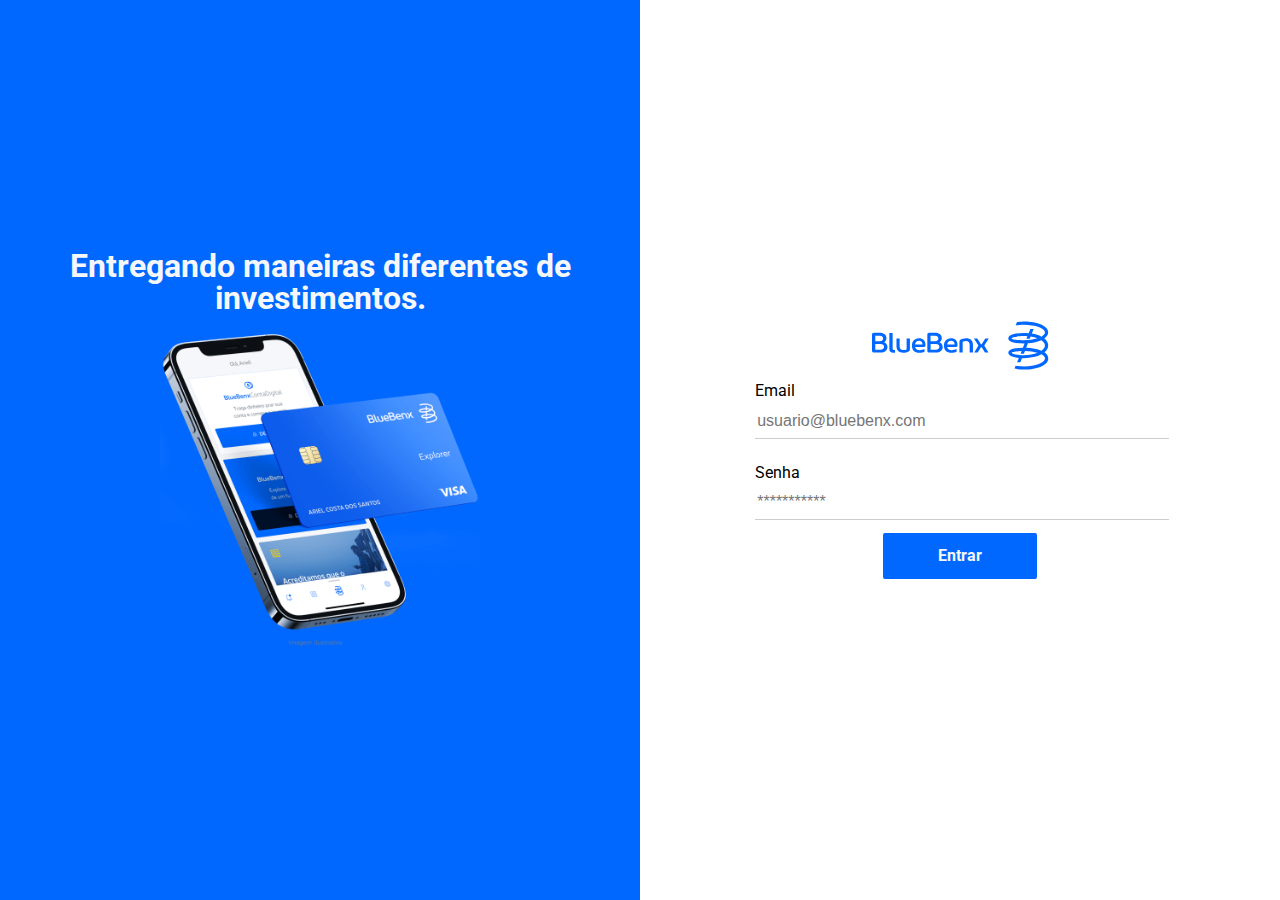
<file: index.html>
<!DOCTYPE html>
<html lang="pt-br">
<head>
    <link rel="preconnect" href="https://fonts.gstatic.com">
    <link href="https://fonts.googleapis.com/css2?family=Roboto:wght@300;400;700&display=swap" rel="stylesheet">
    <meta charset="UTF-8">
    <link rel="stylesheet" href="style/global.css">
    <link rel="stylesheet" href="style/login.css">
    <meta http-equiv="X-UA-Compatible" content="IE=edge">
    <meta name="viewport" content="width=device-width, initial-scale=1.0">
    <title>BlueBenx Login</title>

    <link rel="icon" href="img/favicon-150x150.png" sizes="32x32" />
    <link rel="icon" href="img/favicon-300x300.png" sizes="192x192" />
    <link rel="apple-touch-icon" href="img/favicon-300x300.png" />
    <meta name="msapplication-TileImage" content="img/favicon-300x300.png" />

</head>
<body>
    <div class="container">
        <div class="img-container">
            <h1>Entregando maneiras diferentes de investimentos.</h1>
            <img src="img/celular.png" alt="BlueBenx gerando Bitcoin para clientes">
        </div>
        <div class="login-container">
            <img src="img/logo.svg" alt="BlueBenx">
            <form class="form-login">
                <div class="input-group">
                    <label for="email">Email</label>
                    <input type="text" id="email" name="email" placeholder="usuario@bluebenx.com" autocomplete="off" required>
                </div>
                <div class="input-group">
                    <label for="senha">Senha</label>
                    <input type="password" id="senha" name="senha" placeholder="***********" required>
                </div>
                <button class="btn-login" type="submit">
                    <div class="btn-text">Entrar</div>
                    <div class="spinner none"></div>
                </button>
            </form>
        </div>
    </div>
    <script src="js/login.js"></script>
</body>
</html>
</file>
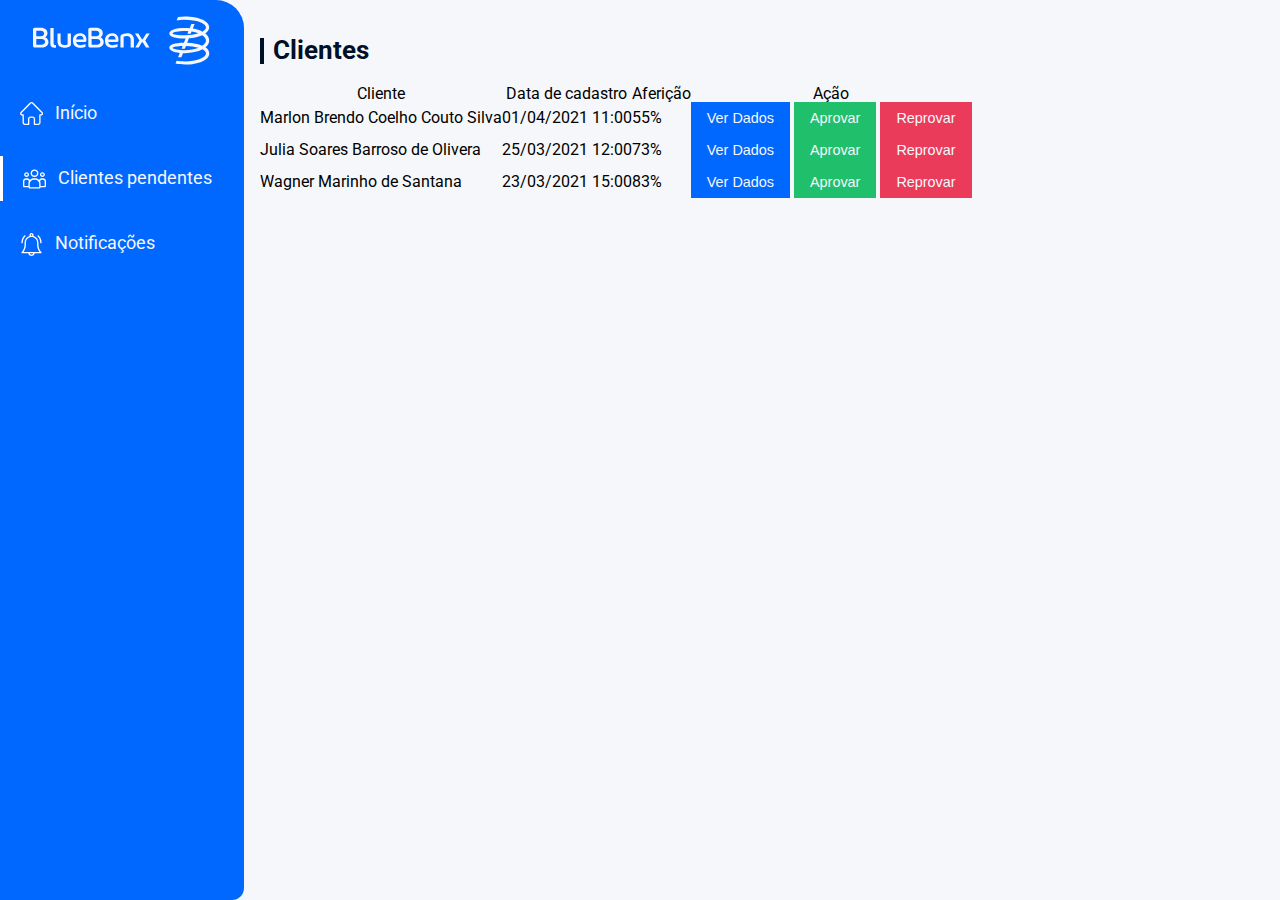
<file: clients.html>
<!DOCTYPE html>
<html lang="en">
<head>
    <link rel="preconnect" href="https://fonts.gstatic.com">
    <link href="https://fonts.googleapis.com/css2?family=Roboto:wght@300;400;700&display=swap" rel="stylesheet">
    <meta charset="UTF-8">
    <link rel="stylesheet" href="style/global.css">
    <link rel="stylesheet" href="style/dashboard.css">
    <meta http-equiv="X-UA-Compatible" content="IE=edge">
    <meta name="viewport" content="width=device-width, initial-scale=1.0">
    <title>BlueBenx Clientes</title>

    <link rel="icon" href="img/favicon-150x150.png" sizes="32x32" />
    <link rel="icon" href="img/favicon-300x300.png" sizes="192x192" />
    <link rel="apple-touch-icon" href="img/favicon-300x300.png" />
    <meta name="msapplication-TileImage" content="img/favicon-300x300.png" />
    <link rel="stylesheet" type="text/css" href="https://cdn.datatables.net/1.10.24/css/jquery.dataTables.css">

</head>
<body>
    <div class="container">
        <aside>
            <img src="img/white-logo.svg" alt="BlueBenx" class="logo">
            <nav class="menu">
                <a href="dashboard.html" class="menu-link">
                    <img src="img/home.svg" alt="Dashboard">
                    Início
                </a>
                <a href="clients.html" class="menu-link menu-link-active">
                    <img src="img/customer.svg" alt="Clientes">
                    Clientes pendentes
                </a>
                <a href="notifications.html" class="menu-link">
                    <img src="img/notification.svg" alt="Notificações">
                    Notificações
                </a>
            </nav>
        </aside>
        <main>
            <div class="container">
                <h1 class="title-page">Clientes</h1>
                <div class="row">
                    <table class="table table-striped mt-4 text-center table-hover table-sm dt-table-ticket dataTable no-footer"  id="customertable" >
                        <thead class="thead">
                            <tr>
                                <th class="verticalAlign f-small">Cliente</th>
                                <th class="verticalAlign f-small">Data de cadastro</th>
                                <th class="verticalAlign f-small">Aferição</th>
                                <th class="verticalAlign f-small">Ação</th>
                            </tr>
                        </thead>
                        <tbody>

                            <tr>
                                <td class="verticalAlign f-small">Marlon Brendo Coelho Couto Silva</td>
                                <td class="verticalAlign f-small">01/04/2021 11:00</td>
                                <td class="verticalAlign f-small">55%</td>
                                <td class="verticalAlign f-small">
                                    <button class="btn btn-info">Ver Dados</button>
                                    <button class="btn btn-success">Aprovar</button>
                                    <button class="btn btn-danger">Reprovar</button>
                                </td>
                            </tr>

                            <tr>
                                <td class="verticalAlign f-small">Julia Soares Barroso de Olivera</td>
                                <td class="verticalAlign f-small">25/03/2021 12:00</td>
                                <td class="verticalAlign f-small">73%</td>
                                <td class="verticalAlign f-small">
                                    <button class="btn btn-info">Ver Dados</button>
                                    <button class="btn btn-success">Aprovar</button>
                                    <button class="btn btn-danger">Reprovar</button>
                                </td>
                            </tr>

                            

                            <tr>
                                <td class="verticalAlign f-small">Wagner Marinho de Santana </td>
                                <td class="verticalAlign f-small">23/03/2021 15:00</td>
                                <td class="verticalAlign f-small">83%</td>
                                <td class="verticalAlign f-small">
                                    <button class="btn btn-info">Ver Dados</button>
                                    <button class="btn btn-success">Aprovar</button>
                                    <button class="btn btn-danger">Reprovar</button>
                                </td>
                            </tr>
                        </tbody>
                    </table>
                </div> 
            </div>
        </main>
    </div>
    <script src="js/dashboard.js"></script>
</body>
</html>
</file>
<file: style/global.css>
html, body, div, span, applet, object, iframe,
h1, h2, h3, h4, h5, h6, p, blockquote, pre,
a, abbr, acronym, address, big, cite, code,
del, dfn, em, img, ins, kbd, q, s, samp,
small, strike, strong, sub, sup, tt, var,
b, u, i, center,
dl, dt, dd, ol, ul, li,
fieldset, form, label, legend,
table, caption, tbody, tfoot, thead, tr, th, td,
article, aside, canvas, details, embed, 
figure, figcaption, footer, header, hgroup, 
menu, nav, output, ruby, section, summary,
time, mark, audio, video {
	margin: 0;
	padding: 0;
	border: 0;
	font-size: 100%;
	font: inherit;
	vertical-align: baseline;
	font-family: 'Roboto', sans-serif;
}
article, aside, details, figcaption, figure, 
footer, header, hgroup, menu, nav, section {
	display: block;
}
body {
	line-height: 1;
}
ol, ul {
	list-style: none;
}
blockquote, q {
	quotes: none;
}
blockquote:before, blockquote:after,
q:before, q:after {
	content: '';
	content: none;
}
table {
	border-collapse: collapse;
	border-spacing: 0;
}
a {
	text-decoration: none;
}
button {
	cursor: pointer;
}
:root {
    --light-gray: #F5F7FA;
    --light-black: #737D8C;
    --blue-theme: #0068FF;
    --blue-theme--hover: #0a5fda;
    --light-blue: #BFD9FF;
    --blue-secondary: #0049BF;
    --blue-dark: #001029;
	--danger-theme: #eb3b5a;
	--success-theme: #20bf6b;
}


.spinner {
    border: 5px solid var(--light-gray);
    border-left-color: var(--light-blue);
    border-radius: 50%;
    width: 10px;
    height: 10px;
    margin:  0 auto;
    animation: spin 1s linear infinite;
}

@keyframes spin {
    to {
        transform: rotate(360deg);
    }
}
.none {
    display: none;
}
</file>
<file: style/login.css>
.container {
    width: 100vw;
    height: 100vh;
    display:  flex;
}
.img-container {
    width: 50%;
    height: 100%;
    background: var(--blue-theme);
    display: flex;
    justify-content: center;
    align-items: center;
    flex-direction: column;
}
.img-container > h1 {
    color: var(--light-gray);
    font-weight: bold;
    font-size: 2rem;
    text-align: center;
    margin-bottom: 1rem;
}
.img-container > img {
    width: 50%;
}
.login-container {
    width: 50%;
    height: 100%;
    display: flex;
    flex-direction: column;
    align-items: center;
    justify-content: center;

}
.form-login {
    width: 80%;
    max-width: 560px;
    display: flex;
    flex-direction: column;
}
.form-login  > .input-group  {
    width: 80%;
    display: flex;
    flex-direction: column;
    align-items: flex-start;
    margin: 0.8rem auto;
}
.form-login  > .input-group  > label {
    margin-bottom: 0.3rem;
    font-size: 1rem;
}
.form-login  > .input-group  > input {
    line-height: 1.2rem;
    height: 2em;
    width: 100%;
    border: none;
    border-bottom: 1px solid #cecece;
    font-size: 1rem;
    outline: none;
}
.form-login  > .input-group  > input:focus {
    border-bottom: 3px solid var(--blue-theme);
}
.form-login > button {
    width: 30%;
    background: var(--blue-theme);
    color: var(--light-gray);
    outline: none;
    font-weight: bold;
    font-size: 1rem;
    padding: 0.7rem 2rem;
    border: 2px solid var(--blue-theme);
    cursor: pointer;
    border-radius: 12px;
    margin: 0 auto;
    border-radius: 2px;
    transition: all 0.4s ease-in-out;
    position: relative;
}
.form-login > button:hover {
    background: var(--light-gray);
    color: var(--blue-theme);
}
</file>
<file: style/dashboard.css>
.container {
    display: flex;
    background: var(--light-gray);
}
aside {
    background: var(--blue-theme);
    border-radius: 0 28px 12px 0;
    width: 20vw;
    display: flex;
    flex-direction: column;
    align-items: center;
    height: 100vh;
}
.logo{
    margin: 1rem auto;
}
main {
    width: 85vw;
    height: 100vh;
}
.menu {
    display: flex;
    flex-direction: column;
}
.menu-link {
    padding: 0.7rem 2rem;
    display: flex;
    align-items: center;
    color: var(--light-gray);
    font-size: 1.1rem;
    padding-left: 20px;
    margin: 10px 0;
    transition: all 0.3s ease-in-out;
}
.menu-link > img {
    width: 12%;
    margin-right: 12px;
}
.menu-link-active {
    border-left: 3px solid #FFF;
}
.menu-link:hover {
    background: var(--light-gray);
    color: var(--blue-theme);
}
.menu-link:hover > img{
    fill: var(--light-gray);
}
main > .container {
    margin: 1rem;
    display: flex;
    flex-direction: column;

}
.row {
    display: flex;
}
.card {
    width: 420px;
    min-height: 120px;
    background: #FFF;
    padding: 0.8rem 1rem;
    box-shadow: 0 .15rem 1.75rem 0 rgba(58,59,69,.15)!important;
}

.title-page{
    font-size: 1.6rem;
    color: var(--blue-dark);
    font-weight: bold;
    margin: 1.4rem 0;
    padding-left: 0.6rem;
    border-left: 4px solid var(--blue-dark);
}

.ml-2 {
    margin-left: 2rem;
}

/* notifications  */

.btn-notificacao{
    background: var(--blue-theme);
    color: var(--light-gray);
    outline: none;
    font-weight: bold;
    font-size: 1rem;
    padding: 0.6rem 1.8rem;
    border: 2px solid var(--blue-theme);
    cursor: pointer;
    border-radius: 12px;
    margin: 10px 0;
    border-radius: 2px;
    transition: all 0.4s ease-in-out;
    position: relative;
    display: flex;
    align-items: center;
}

.btn-notificacao:hover {
    background: var(--light-gray);
    fill: var(--blue-theme);
    color: var(--blue-theme);
}

.btn-notificacao > img {
    width: 20px;
    margin-right: 12px;
}
.btn {
    padding: 0.5rem 1rem;
    border: none;
    font-size: 0.9rem;
}
.btn-info {
    background: var(--blue-theme);
    color: var(--light-gray);
}
.btn-danger {
    background: var(--danger-theme);
    color: var(--light-gray);
}
.btn-success {
    background: var(--success-theme);
    color: var(--light-gray);
}

/* modal  */

.modal {
    display: none;
    position: fixed;
    z-index: 1;
    left: 0;
    top: 0;
    width: 100%;
    height: 100%;
    overflow: auto;
    background-color: rgb(0,0,0);
    background-color: rgba(0,0,0,0.4);
}

.modal-content {
    background-color: #fefefe;
    padding: 20px;
    border: 1px solid #888;
    border-radius: 12px;
    width: 50%;
    height: 300px;
    margin: 2rem auto;

}

.close {
    color: #aaa;
    float: right;
    font-size: 28px;
    font-weight: bold;
}

.close:hover,
.close:focus {
    color: black;
    text-decoration: none;
    cursor: pointer;
}

.form-notification {
    margin: 0 auto;
    display: flex;
    justify-content: center;
    align-items: center;
    flex-direction: column;
}
.form-notification > h1 {
    font-size: 1.5rem;
    color: var(--blue-dark);
    font-weight: bold;
    margin: 12px 0;
}
.input-group  {
    width: 80%;
    display: flex;
    flex-direction: column;
    align-items: flex-start;
    margin: 0.8rem auto;
}

.input-group  > label {
    margin: 0.5rem 0;
    font-size: 1rem;
}

.input-group  > input {
    line-height: 1.2rem;
    height: 2em;
    width: 100%;
    border: none;
    border-bottom: 1px solid #cecece;
    font-size: 1rem;
    outline: none;
}

.form-notification > button {
    width: 30%;
    background: var(--blue-theme);
    color: var(--light-gray);
    outline: none;
    font-weight: bold;
    font-size: 1rem;
    padding: 0.7rem 2rem;
    border: 2px solid var(--blue-theme);
    cursor: pointer;
    border-radius: 12px;
    margin: 20px auto;
    border-radius: 2px;
    transition: all 0.4s ease-in-out;
    position: relative;
}
.form-notification > button:hover {
    background: var(--light-gray);
    color: var(--blue-theme);
}

/* customers  */
</file>
